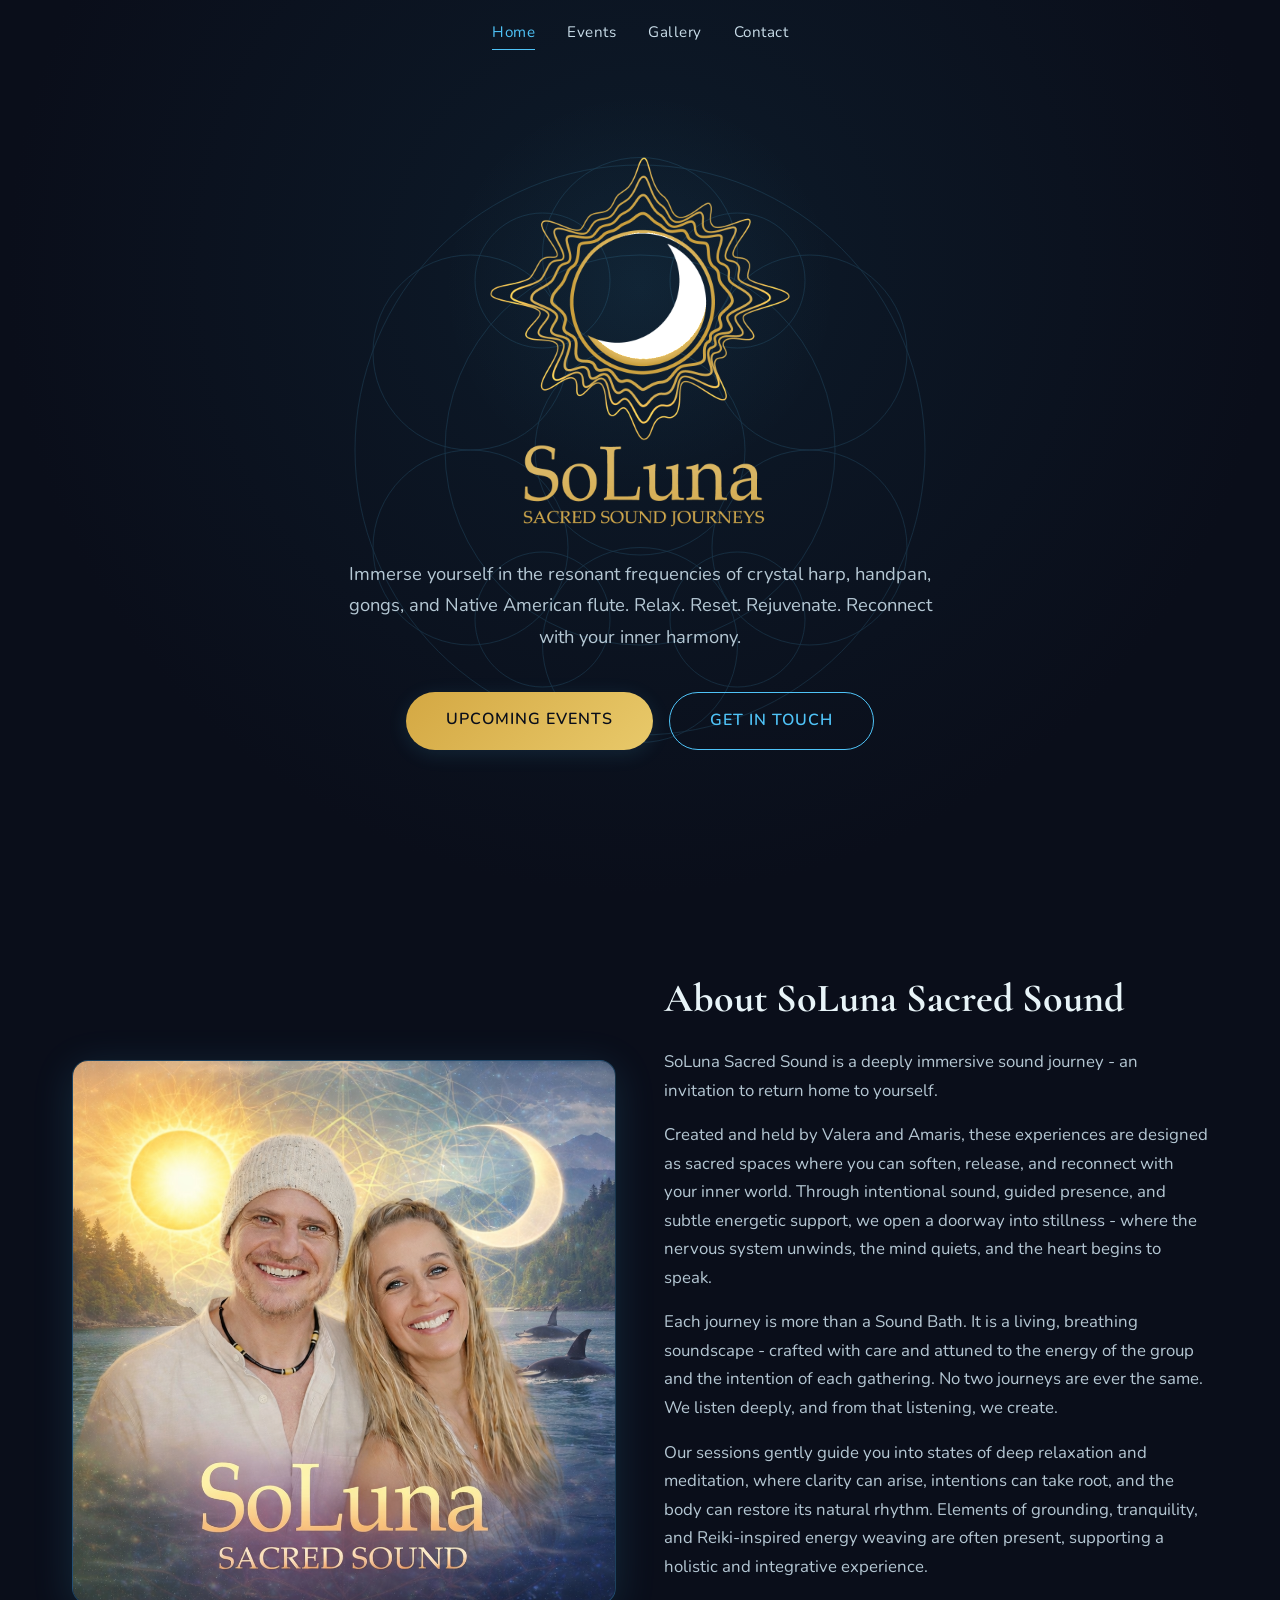
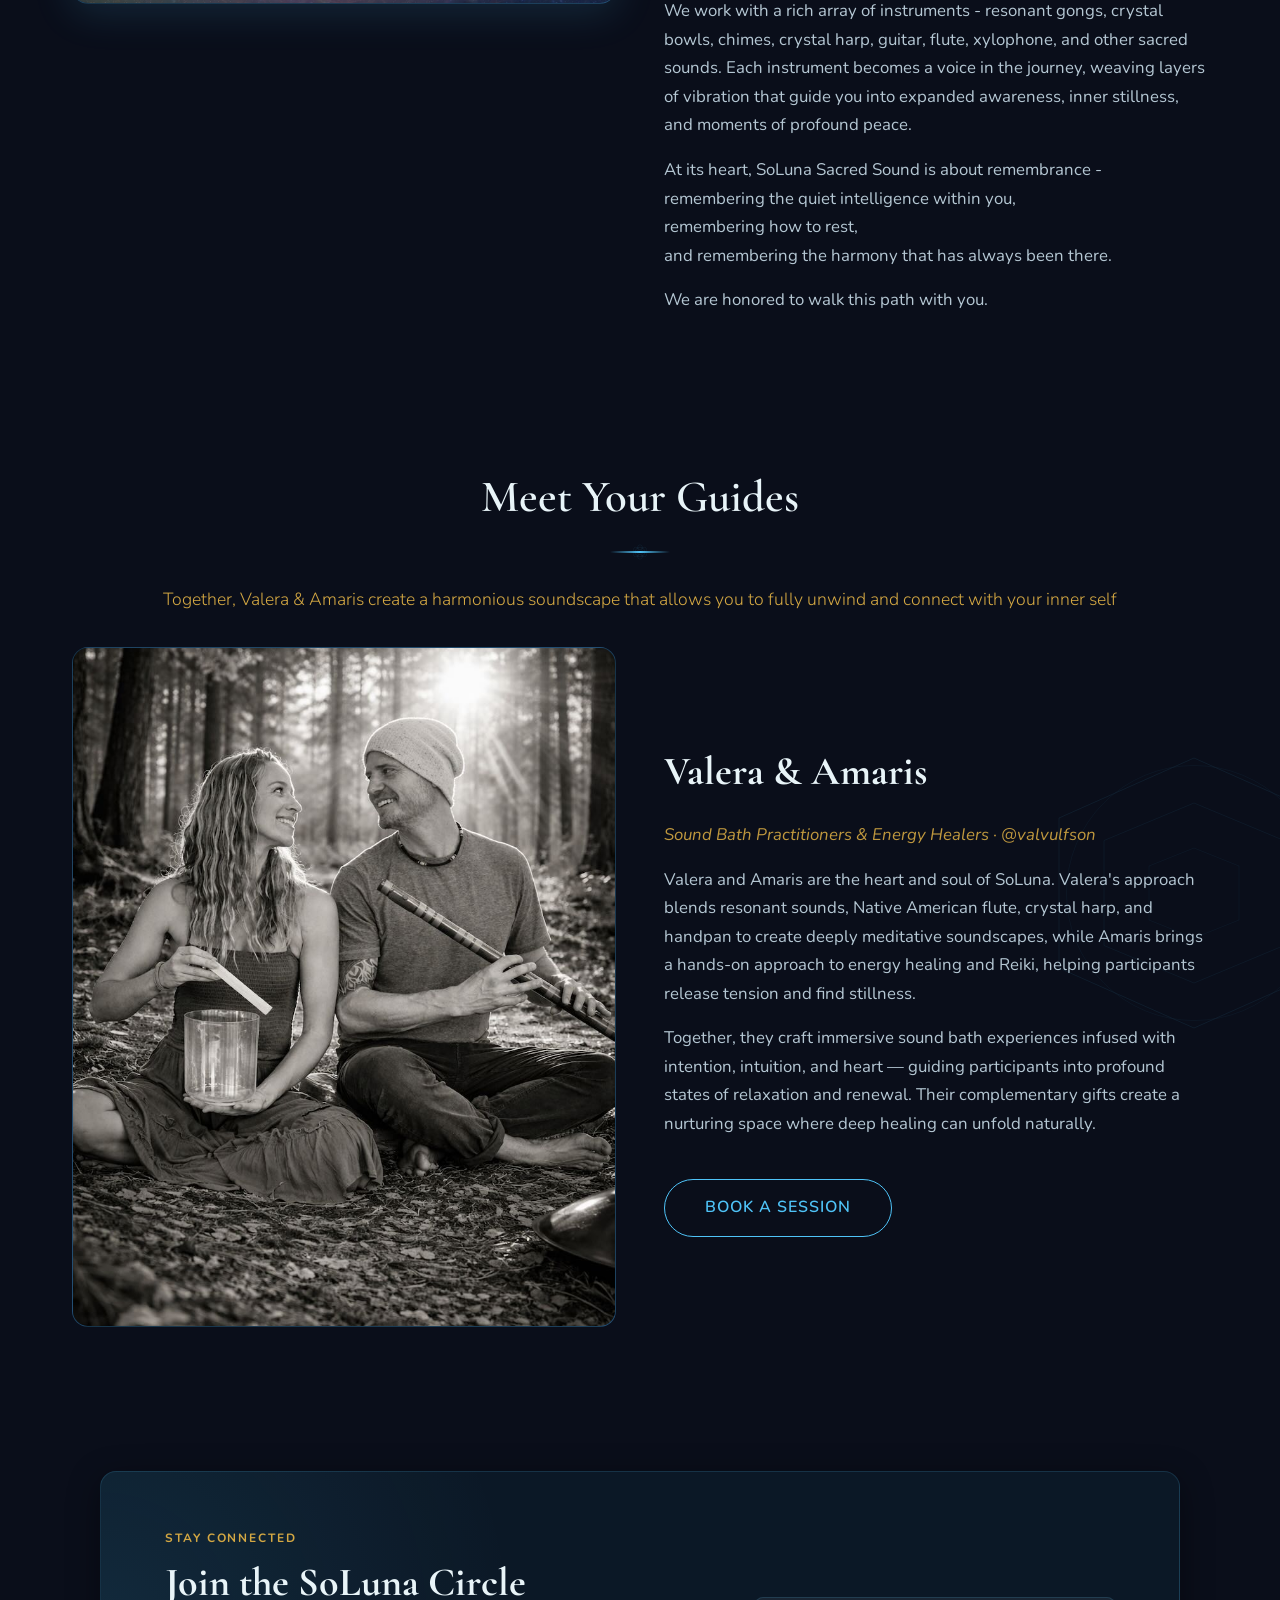
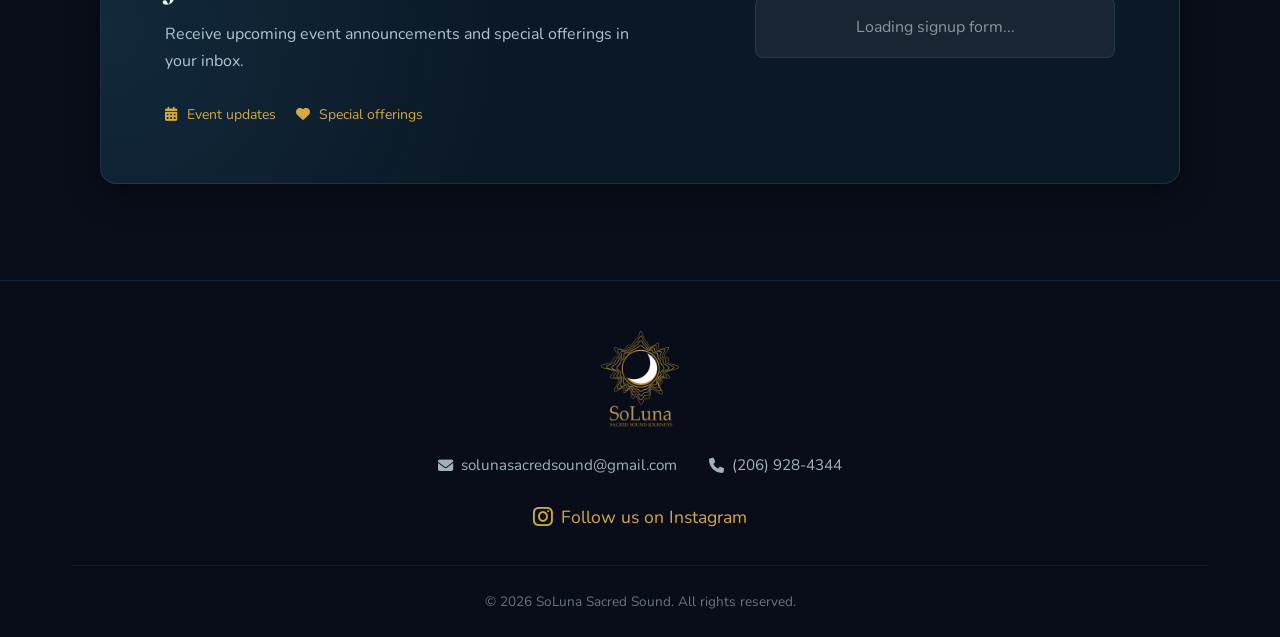
<file: index.html>
<!DOCTYPE html>
<html lang="en">
<head>
  <meta charset="UTF-8">
  <meta name="viewport" content="width=device-width, initial-scale=1.0">
  <title>SoLuna Sacred Sound</title>
  <meta name="description" content="SoLuna Sacred Sound — Immersive sound healing experiences for deep relaxation, stress relief, and inner harmony. Group sessions, private sessions, and events.">
  <link rel="stylesheet" href="css/styles.css?v=7">
  <link rel="stylesheet" href="https://cdnjs.cloudflare.com/ajax/libs/font-awesome/6.5.1/css/all.min.css">
  <link rel="icon" href="data:image/svg+xml,<svg xmlns='http://www.w3.org/2000/svg' viewBox='0 0 100 100'><text y='.9em' font-size='90'>🌙</text></svg>">
  <script>
    (function (s, e, n, d, er) {
      s['Sender'] = er;
      s[er] = s[er] || function () {
        (s[er].q = s[er].q || []).push(arguments)
      }, s[er].l = 1 * new Date();
      s[er].on = function(event, callback) {
        s[er].listeners = s[er].listeners || {};
        (s[er].listeners[event] = s[er].listeners[event] || []).push(callback);
      };
      var a = e.createElement(n),
          m = e.getElementsByTagName(n)[0];
      a.async = 1;
      a.src = d;
      m.parentNode.insertBefore(a, m)
    })(window, document, 'script', 'https://cdn.sender.net/accounts_resources/universal.js', 'sender');
    sender('fd69ce03919505')
  </script>
</head>
<body>

  <div class="starfield"></div>
  <div class="sacred-geometry"></div>

  <!-- Navigation -->
  <nav class="navbar">
    <div class="nav-container">
      
      <button class="nav-toggle" type="button" aria-label="Open navigation" aria-expanded="false">
        <span></span><span></span><span></span>
      </button>
      <div class="nav-links">
        <a href="index.html" class="active" aria-current="page">Home</a>
        <a href="events.html">Events</a>
        <a href="gallery.html">Gallery</a>
        <a href="contact.html">Contact</a>
      </div>
    </div>
  </nav>

  <!-- Hero Section -->
  <section class="hero">
    <div class="hero-content">
      <img src="images/soluna-logo.png" alt="SoLuna Sacred Sound" class="hero-moon">
      <p>Immerse yourself in the resonant frequencies of crystal harp, handpan, gongs, and Native American flute. Relax. Reset. Rejuvenate. Reconnect with your inner harmony.</p>
      <div class="btn-group">
        <a href="events.html" class="btn btn-primary">Upcoming Events</a>
        <a href="contact.html" class="btn btn-outline">Get in Touch</a>
      </div>
    </div>
  </section>

  <!-- About SoLuna -->
  <section class="section">
    <div class="container">
      <div class="about-grid about-grid--poster">
        <div class="about-image about-image--poster"><img src="images/soluna-poster.png" alt="Valera and Amaris - SoLuna Sacred Sound"></div>
        <div class="about-text">
          <h2>About SoLuna Sacred Sound</h2>
          <p>SoLuna Sacred Sound is a deeply immersive sound journey - an invitation to return home to yourself.</p>
          <p>Created and held by Valera and Amaris, these experiences are designed as sacred spaces where you can soften, release, and reconnect with your inner world. Through intentional sound, guided presence, and subtle energetic support, we open a doorway into stillness - where the nervous system unwinds, the mind quiets, and the heart begins to speak.</p>
          <p>Each journey is more than a Sound Bath. It is a living, breathing soundscape - crafted with care and attuned to the energy of the group and the intention of each gathering. No two journeys are ever the same. We listen deeply, and from that listening, we create.</p>
          <p>Our sessions gently guide you into states of deep relaxation and meditation, where clarity can arise, intentions can take root, and the body can restore its natural rhythm. Elements of grounding, tranquility, and Reiki-inspired energy weaving are often present, supporting a holistic and integrative experience.</p>
          <p>We work with a rich array of instruments - resonant gongs, crystal bowls, chimes, crystal harp, guitar, flute, xylophone, and other sacred sounds. Each instrument becomes a voice in the journey, weaving layers of vibration that guide you into expanded awareness, inner stillness, and moments of profound peace.</p>
          <p>At its heart, SoLuna Sacred Sound is about remembrance -<br>
          remembering the quiet intelligence within you,<br>
          remembering how to rest,<br>
          and remembering the harmony that has always been there.</p>
          <p>We are honored to walk this path with you.</p>
        </div>
      </div>
    </div>
  </section>

  <!-- Meet Your Guides -->
  <section class="section">
    <div class="container">
      <h2 class="section-title">Meet Your Guides</h2>
      <div class="gold-line"></div>
      <p class="section-subtitle">Together, Valera &amp; Amaris create a harmonious soundscape that allows you to fully unwind and connect with your inner self</p>

      <div class="about-grid">
        <div class="about-image"><img src="images/valera-amaris.jpg" alt="Valera and Amaris — SoLuna Sacred Sound"></div>
        <div class="about-text">
          <h2>Valera &amp; Amaris</h2>
          <p class="guide-role">Sound Bath Practitioners &amp; Energy Healers · <a href="https://instagram.com/valvulfson" target="_blank" rel="noopener">@valvulfson</a></p>
          <p>Valera and Amaris are the heart and soul of SoLuna. Valera's approach blends resonant sounds, Native American flute, crystal harp, and handpan to create deeply meditative soundscapes, while Amaris brings a hands-on approach to energy healing and Reiki, helping participants release tension and find stillness.</p>
          <p>Together, they craft immersive sound bath experiences infused with intention, intuition, and heart — guiding participants into profound states of relaxation and renewal. Their complementary gifts create a nurturing space where deep healing can unfold naturally.</p>
          <a href="contact.html" class="btn btn-outline section-cta">Book a Session</a>
        </div>
      </div>
    </div>
  </section>

  <!-- Newsletter Section -->
  <section class="section home-newsletter-section" id="join-circle">
    <div class="container">
      <div class="home-newsletter">
        <div class="home-newsletter-copy">
          <span class="contact-eyebrow">Stay connected</span>
          <h2>Join the SoLuna Circle</h2>
          <p>Receive upcoming event announcements and special offerings in your inbox.</p>
          <div class="home-newsletter-benefits">
            <span><i class="fas fa-calendar-alt"></i> Event updates</span>
            <span><i class="fas fa-heart"></i> Special offerings</span>
          </div>
        </div>
        <div class="home-newsletter-form">
          <div class="sender-form-field" data-sender-form-id="bo21KY"></div>
        </div>
      </div>
    </div>
  </section>

  <!-- Footer -->
  <footer class="footer">
    <div class="container">
      <div class="footer-simple">
        <a href="index.html" class="footer-logo"><img src="images/soluna-logo.png" alt="SoLuna Sacred Sound"></a>
        <div class="footer-contact">
          <a href="mailto:solunasacredsound@gmail.com"><i class="fas fa-envelope"></i> solunasacredsound@gmail.com</a>
          <a href="tel:+12069284344"><i class="fas fa-phone"></i> (206) 928-4344</a>
        </div>
        <div class="footer-social">
          <a href="https://instagram.com/soluna_sacred_sound" target="_blank" rel="noopener" aria-label="Instagram"><i class="fab fa-instagram"></i> Follow us on Instagram</a>
        </div>
      </div>
      <div class="footer-bottom">
        <p>&copy; 2026 SoLuna Sacred Sound. All rights reserved.</p>
      </div>
    </div>
  </footer>

  <script src="js/main.js?v=5"></script>
</body>
</html>
</file>
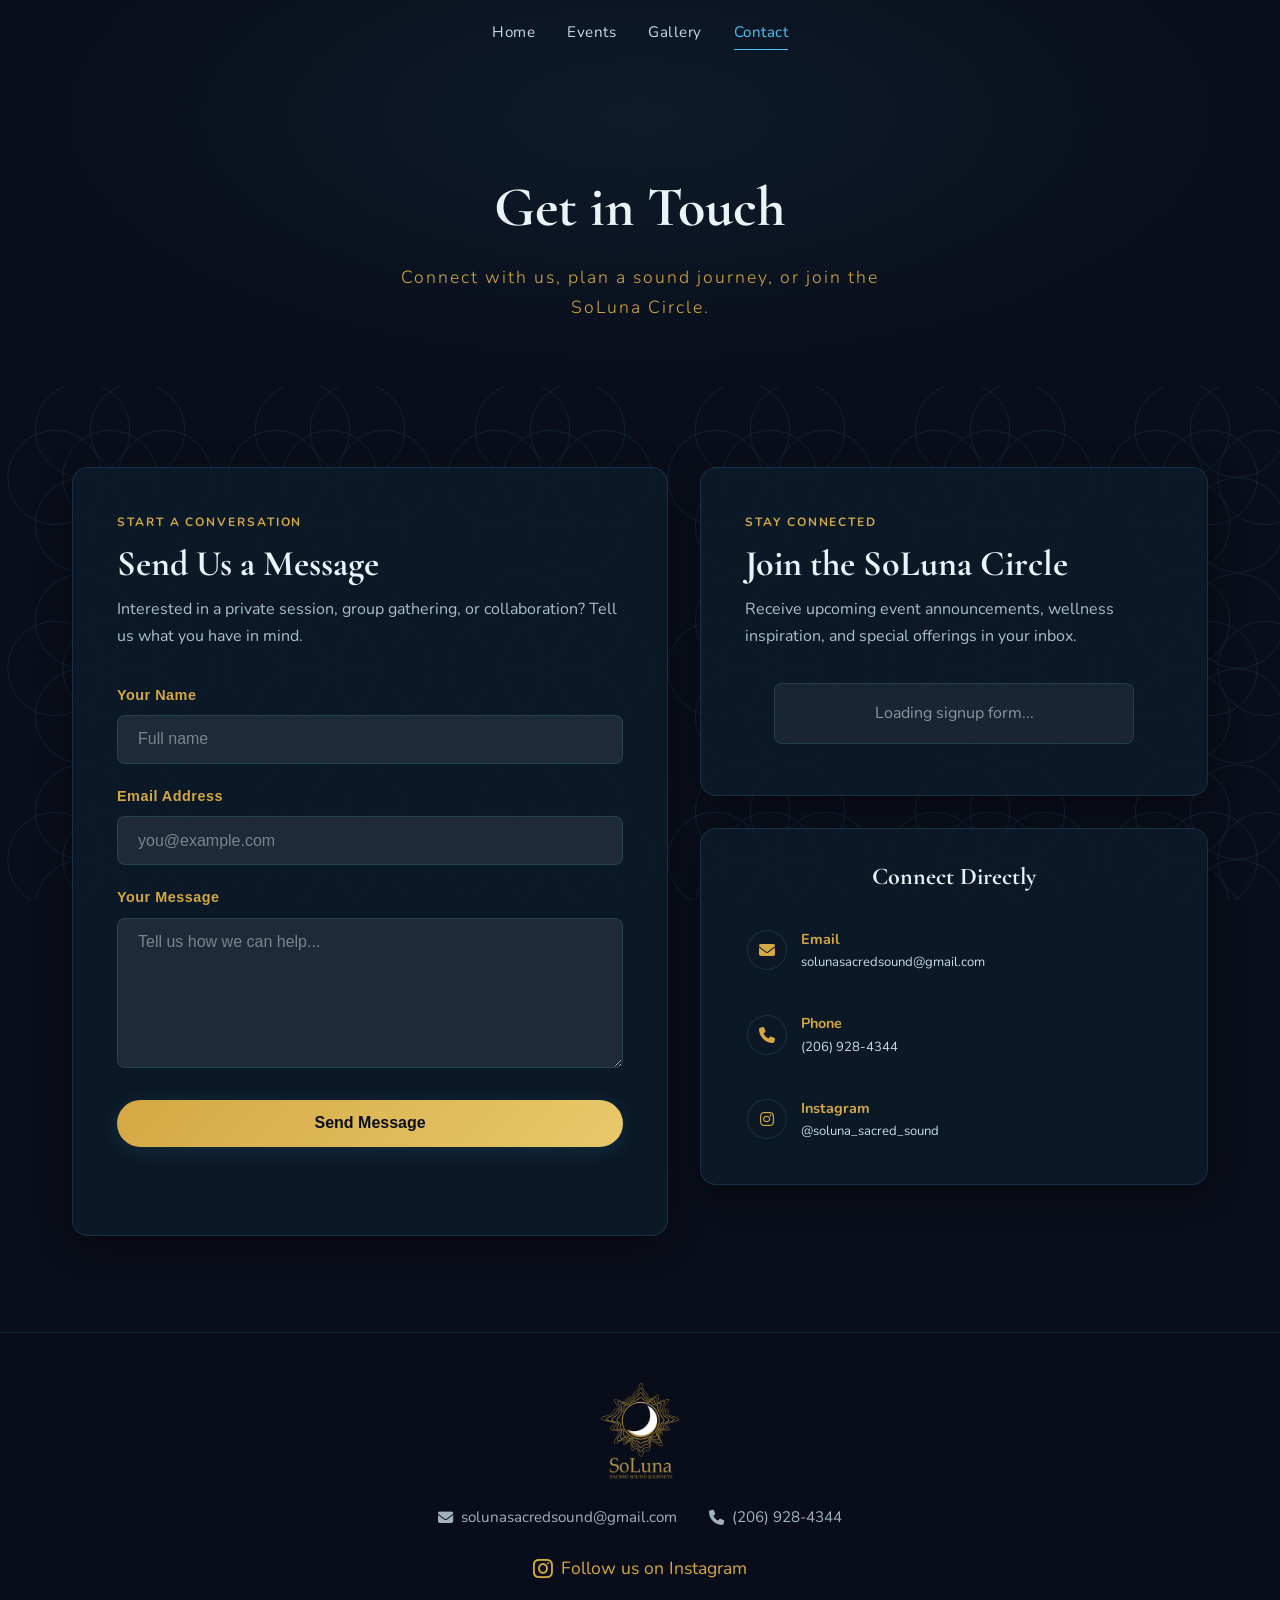
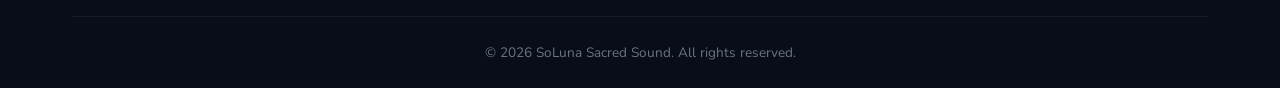
<file: contact.html>
<!DOCTYPE html>
<html lang="en">
<head>
  <meta charset="UTF-8">
  <meta name="viewport" content="width=device-width, initial-scale=1.0">
  <title>Contact — SoLuna Sacred Sound</title>
  <meta name="description" content="Get in touch with SoLuna. Book a session, ask questions, or join our community.">
  <link rel="stylesheet" href="css/styles.css?v=7">
  <link rel="stylesheet" href="https://cdnjs.cloudflare.com/ajax/libs/font-awesome/6.5.1/css/all.min.css">
  <link rel="icon" href="data:image/svg+xml,<svg xmlns='http://www.w3.org/2000/svg' viewBox='0 0 100 100'><text y='.9em' font-size='90'>🌙</text></svg>">
  <script>
    (function (s, e, n, d, er) {
      s['Sender'] = er;
      s[er] = s[er] || function () {
        (s[er].q = s[er].q || []).push(arguments)
      }, s[er].l = 1 * new Date();
      s[er].on = function(event, callback) {
        s[er].listeners = s[er].listeners || {};
        (s[er].listeners[event] = s[er].listeners[event] || []).push(callback);
      };
      var a = e.createElement(n),
          m = e.getElementsByTagName(n)[0];
      a.async = 1;
      a.src = d;
      m.parentNode.insertBefore(a, m)
    })(window, document, 'script', 'https://cdn.sender.net/accounts_resources/universal.js', 'sender');
    sender('fd69ce03919505')
  </script>
</head>
<body>

  <div class="starfield"></div>
  <div class="sacred-geometry"></div>

  <!-- Navigation -->
  <nav class="navbar">
    <div class="nav-container">
      
      <button class="nav-toggle" type="button" aria-label="Open navigation" aria-expanded="false">
        <span></span><span></span><span></span>
      </button>
      <div class="nav-links">
        <a href="index.html">Home</a>
        <a href="events.html">Events</a>
        <a href="gallery.html">Gallery</a>
        <a href="contact.html" class="active" aria-current="page">Contact</a>
      </div>
    </div>
  </nav>

  <!-- Page Header -->
  <section class="page-header contact-page-header">
    <h1>Get in Touch</h1>
    <p>Connect with us, plan a sound journey, or join the SoLuna Circle.</p>
  </section>

  <!-- Contact Section -->
  <section class="section contact-section">
    <div class="container">
      <div class="contact-grid">

        <!-- Contact Form -->
        <div class="contact-card contact-message-card">
          <span class="contact-eyebrow">Start a conversation</span>
          <h2>Send Us a Message</h2>
          <p class="contact-intro">Interested in a private session, group gathering, or collaboration? Tell us what you have in mind.</p>
          <form class="contact-form" action="https://formsubmit.co/solunasacredsound@gmail.com" method="POST">
            <input type="hidden" name="_subject" value="New message from the SoLuna website">
            <input type="hidden" name="_template" value="table">
            <input class="form-honeypot" type="text" name="_honey" tabindex="-1" autocomplete="off" aria-hidden="true" hidden>
            <input type="hidden" name="Submitted At" id="local-time">
            <div class="form-group">
              <label for="name">Your Name</label>
              <input type="text" id="name" name="name" placeholder="Full name" required>
            </div>
            <div class="form-group">
              <label for="email">Email Address</label>
              <input type="email" id="email" name="email" placeholder="you@example.com" required>
            </div>

            <div class="form-group">
              <label for="message">Your Message</label>
              <textarea id="message" name="message" placeholder="Tell us how we can help..." required></textarea>
            </div>
            <button type="submit" class="btn btn-primary contact-submit">Send Message</button>
            <p class="form-status" role="status" aria-live="polite"></p>
          </form>
        </div>

        <div class="contact-sidebar">
          <!-- Newsletter -->
          <div class="contact-card contact-subscribe-card">
            <span class="contact-eyebrow">Stay connected</span>
            <h2>Join the SoLuna Circle</h2>
            <p class="contact-intro">Receive upcoming event announcements, wellness inspiration, and special offerings in your inbox.</p>
            <div class="sender-form-wrap">
              <div class="sender-form-field" data-sender-form-id="bo21KY"></div>
            </div>
          </div>

          <!-- Contact Info -->
          <div class="contact-card contact-details-card">
            <h3>Connect Directly</h3>
            <div class="contact-info">
              <a class="contact-item" href="mailto:solunasacredsound@gmail.com">
                <span class="icon"><i class="fas fa-envelope"></i></span>
                <span>
                  <strong>Email</strong>
                  <small>solunasacredsound@gmail.com</small>
                </span>
              </a>
              <a class="contact-item" href="tel:+12069284344">
                <span class="icon"><i class="fas fa-phone"></i></span>
                <span>
                  <strong>Phone</strong>
                  <small>(206) 928-4344</small>
                </span>
              </a>
              <a class="contact-item" href="https://instagram.com/soluna_sacred_sound" target="_blank" rel="noopener">
                <span class="icon"><i class="fab fa-instagram"></i></span>
                <span>
                  <strong>Instagram</strong>
                  <small>@soluna_sacred_sound</small>
                </span>
              </a>
            </div>
          </div>
        </div>

      </div>
    </div>
  </section>

  <!-- Footer -->
  <footer class="footer">
    <div class="container">
      <div class="footer-simple">
        <a href="index.html" class="footer-logo"><img src="images/soluna-logo.png" alt="SoLuna Sacred Sound"></a>
        <div class="footer-contact">
          <a href="mailto:solunasacredsound@gmail.com"><i class="fas fa-envelope"></i> solunasacredsound@gmail.com</a>
          <a href="tel:+12069284344"><i class="fas fa-phone"></i> (206) 928-4344</a>
        </div>
        <div class="footer-social">
          <a href="https://instagram.com/soluna_sacred_sound" target="_blank" rel="noopener" aria-label="Instagram"><i class="fab fa-instagram"></i> Follow us on Instagram</a>
        </div>
      </div>
      <div class="footer-bottom">
        <p>&copy; 2026 SoLuna Sacred Sound. All rights reserved.</p>
      </div>
    </div>
  </footer>

  <script src="js/main.js?v=5"></script>
</body>
</html>
</file>
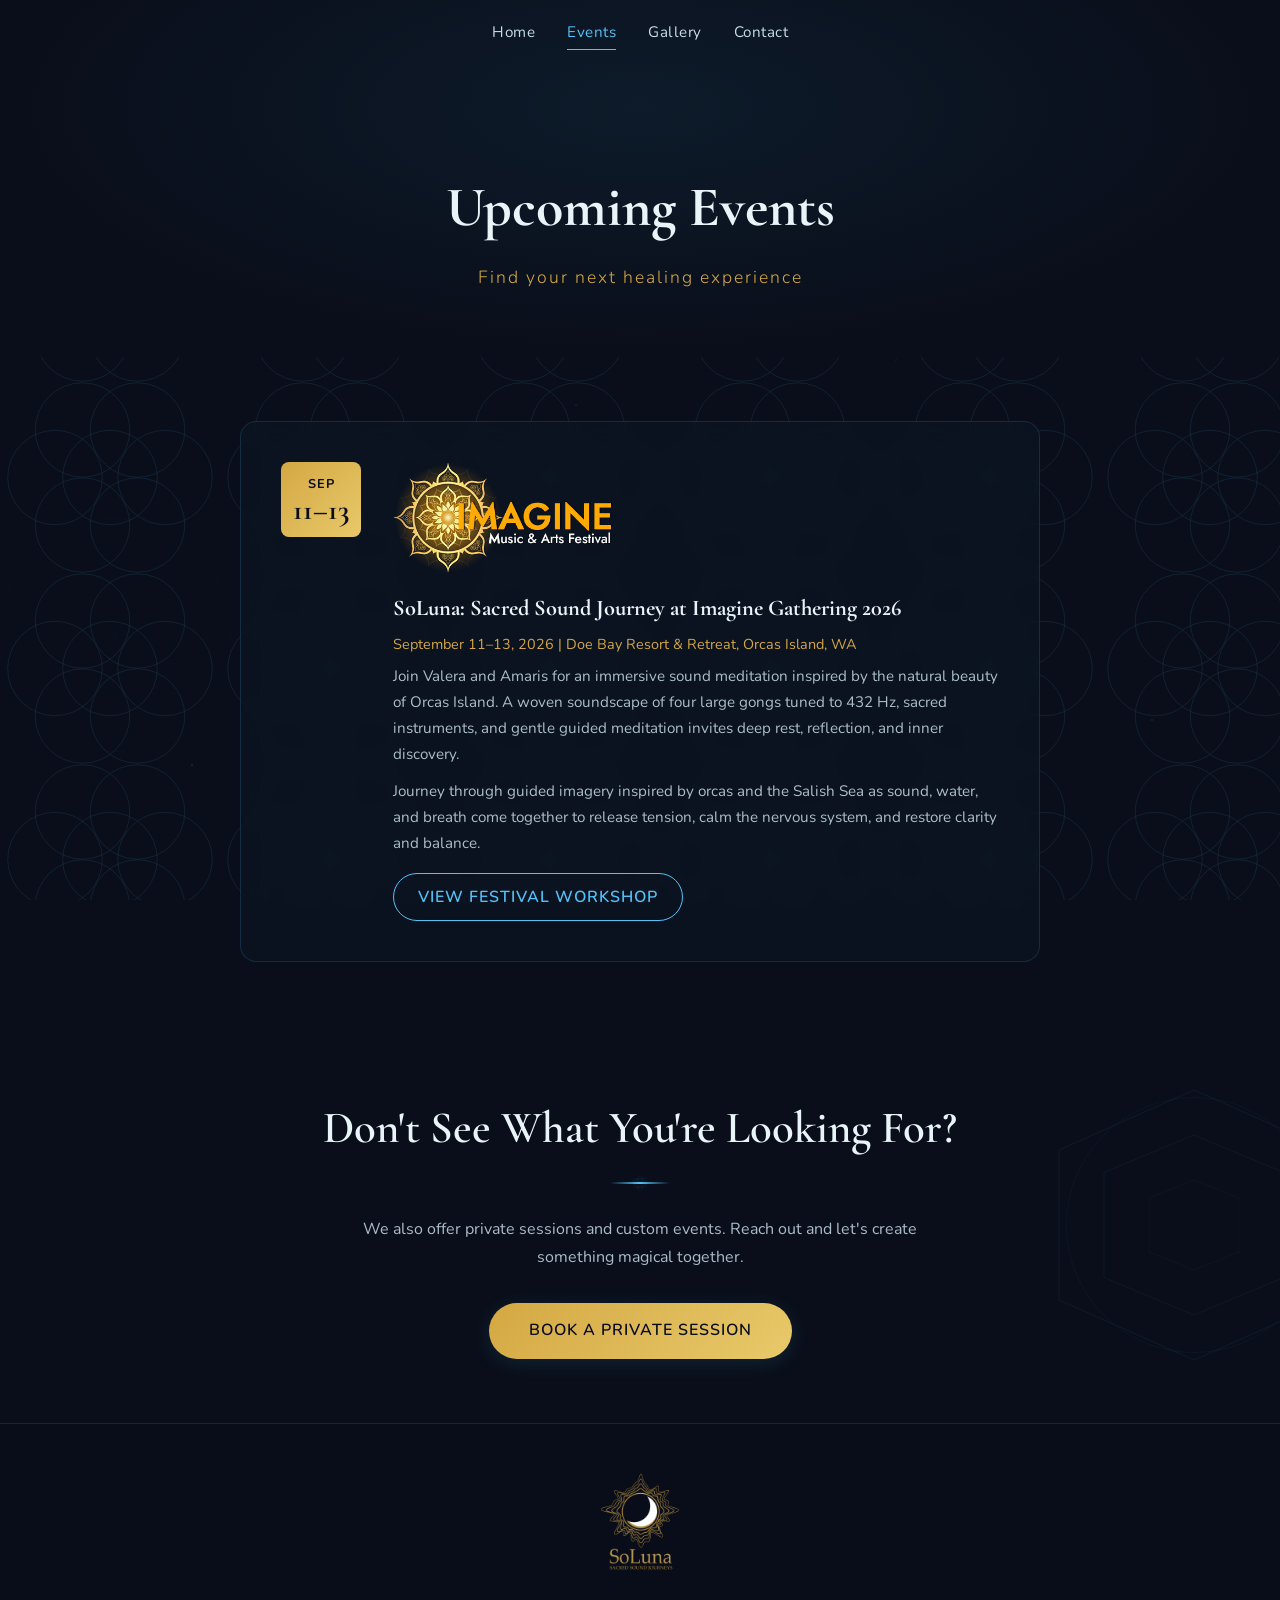
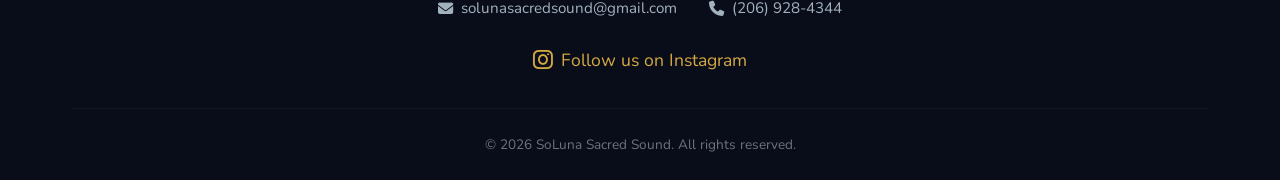
<file: events.html>
<!DOCTYPE html>
<html lang="en">
<head>
  <meta charset="UTF-8">
  <meta name="viewport" content="width=device-width, initial-scale=1.0">
  <title>Events — SoLuna Sacred Sound</title>
  <meta name="description" content="View upcoming SoLuna sound bath events, moon ceremonies, workshops, and community gatherings.">
  <link rel="stylesheet" href="css/styles.css?v=7">
  <link rel="stylesheet" href="https://cdnjs.cloudflare.com/ajax/libs/font-awesome/6.5.1/css/all.min.css">
  <link rel="icon" href="data:image/svg+xml,<svg xmlns='http://www.w3.org/2000/svg' viewBox='0 0 100 100'><text y='.9em' font-size='90'>🌙</text></svg>">
  <script>
    (function (s, e, n, d, er) {
      s['Sender'] = er;
      s[er] = s[er] || function () {
        (s[er].q = s[er].q || []).push(arguments)
      }, s[er].l = 1 * new Date();
      s[er].on = function(event, callback) {
        s[er].listeners = s[er].listeners || {};
        (s[er].listeners[event] = s[er].listeners[event] || []).push(callback);
      };
      var a = e.createElement(n),
          m = e.getElementsByTagName(n)[0];
      a.async = 1;
      a.src = d;
      m.parentNode.insertBefore(a, m)
    })(window, document, 'script', 'https://cdn.sender.net/accounts_resources/universal.js', 'sender');
    sender('fd69ce03919505')
  </script>
</head>
<body>

  <div class="starfield"></div>
  <div class="sacred-geometry"></div>

  <!-- Navigation -->
  <nav class="navbar">
    <div class="nav-container">
      
      <button class="nav-toggle" type="button" aria-label="Open navigation" aria-expanded="false">
        <span></span><span></span><span></span>
      </button>
      <div class="nav-links">
        <a href="index.html">Home</a>
        <a href="events.html" class="active" aria-current="page">Events</a>
        <a href="gallery.html">Gallery</a>
        <a href="contact.html">Contact</a>
      </div>
    </div>
  </nav>

  <!-- Page Header -->
  <section class="page-header">
    <h1>Upcoming Events</h1>
    <p>Find your next healing experience</p>
  </section>

  <!-- Events List -->
  <section class="section">
    <div class="container">
      <div class="events-list" data-events-list>
        <p class="events-message">Loading upcoming events...</p>
        <noscript>
          <p class="events-message error">JavaScript is required to display upcoming events.</p>
        </noscript>
      </div>
    </div>
  </section>

  <!-- Private Booking CTA -->
  <section class="section">
    <div class="container private-booking">
      <h2 class="section-title">Don't See What You're Looking For?</h2>
      <div class="gold-line"></div>
      <p>We also offer private sessions and custom events. Reach out and let's create something magical together.</p>
      <a href="contact.html" class="btn btn-primary">Book a Private Session</a>
    </div>
  </section>

  <!-- Footer -->
  <footer class="footer">
    <div class="container">
      <div class="footer-simple">
        <a href="index.html" class="footer-logo"><img src="images/soluna-logo.png" alt="SoLuna Sacred Sound"></a>
        <div class="footer-contact">
          <a href="mailto:solunasacredsound@gmail.com"><i class="fas fa-envelope"></i> solunasacredsound@gmail.com</a>
          <a href="tel:+12069284344"><i class="fas fa-phone"></i> (206) 928-4344</a>
        </div>
        <div class="footer-social">
          <a href="https://instagram.com/soluna_sacred_sound" target="_blank" rel="noopener" aria-label="Instagram"><i class="fab fa-instagram"></i> Follow us on Instagram</a>
        </div>
      </div>
      <div class="footer-bottom">
        <p>&copy; 2026 SoLuna Sacred Sound. All rights reserved.</p>
      </div>
    </div>
  </footer>

  <script src="js/events.js?v=2"></script>
  <script src="js/main.js?v=5"></script>
</body>
</html>
</file>
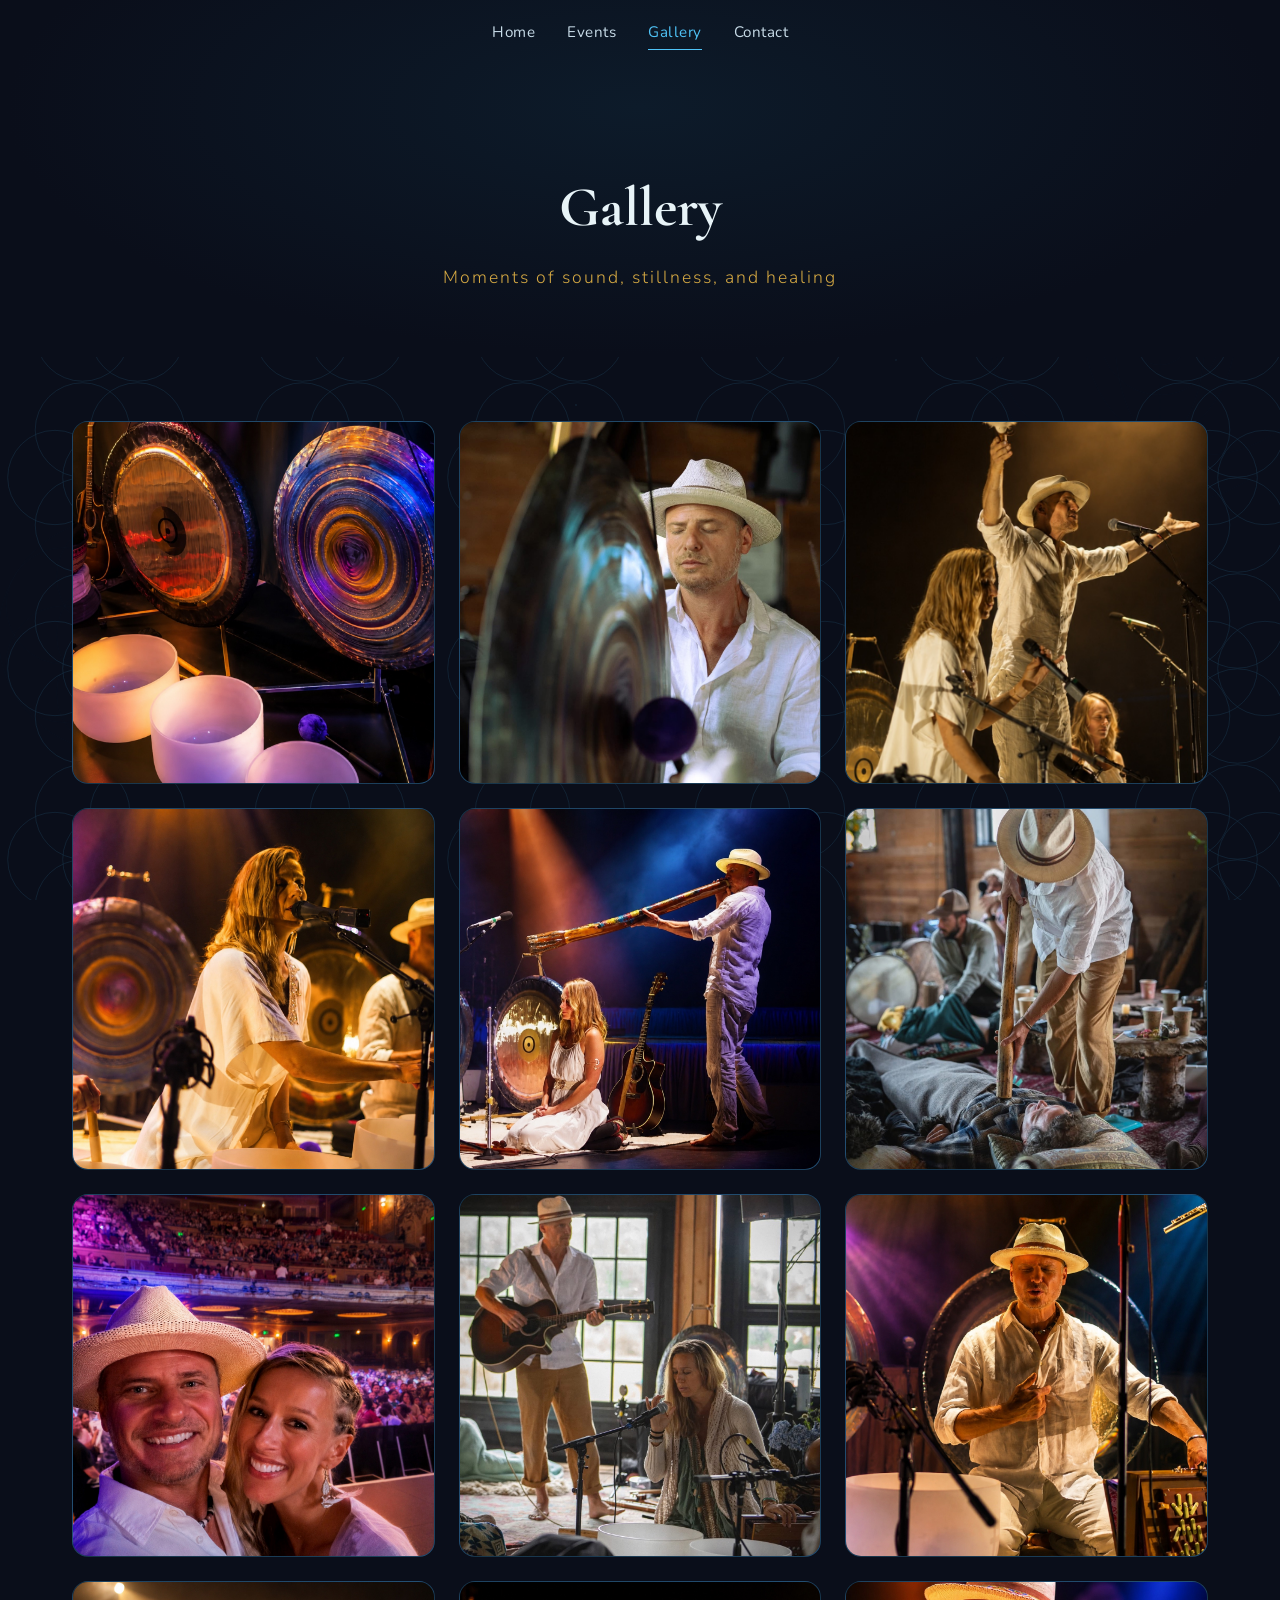
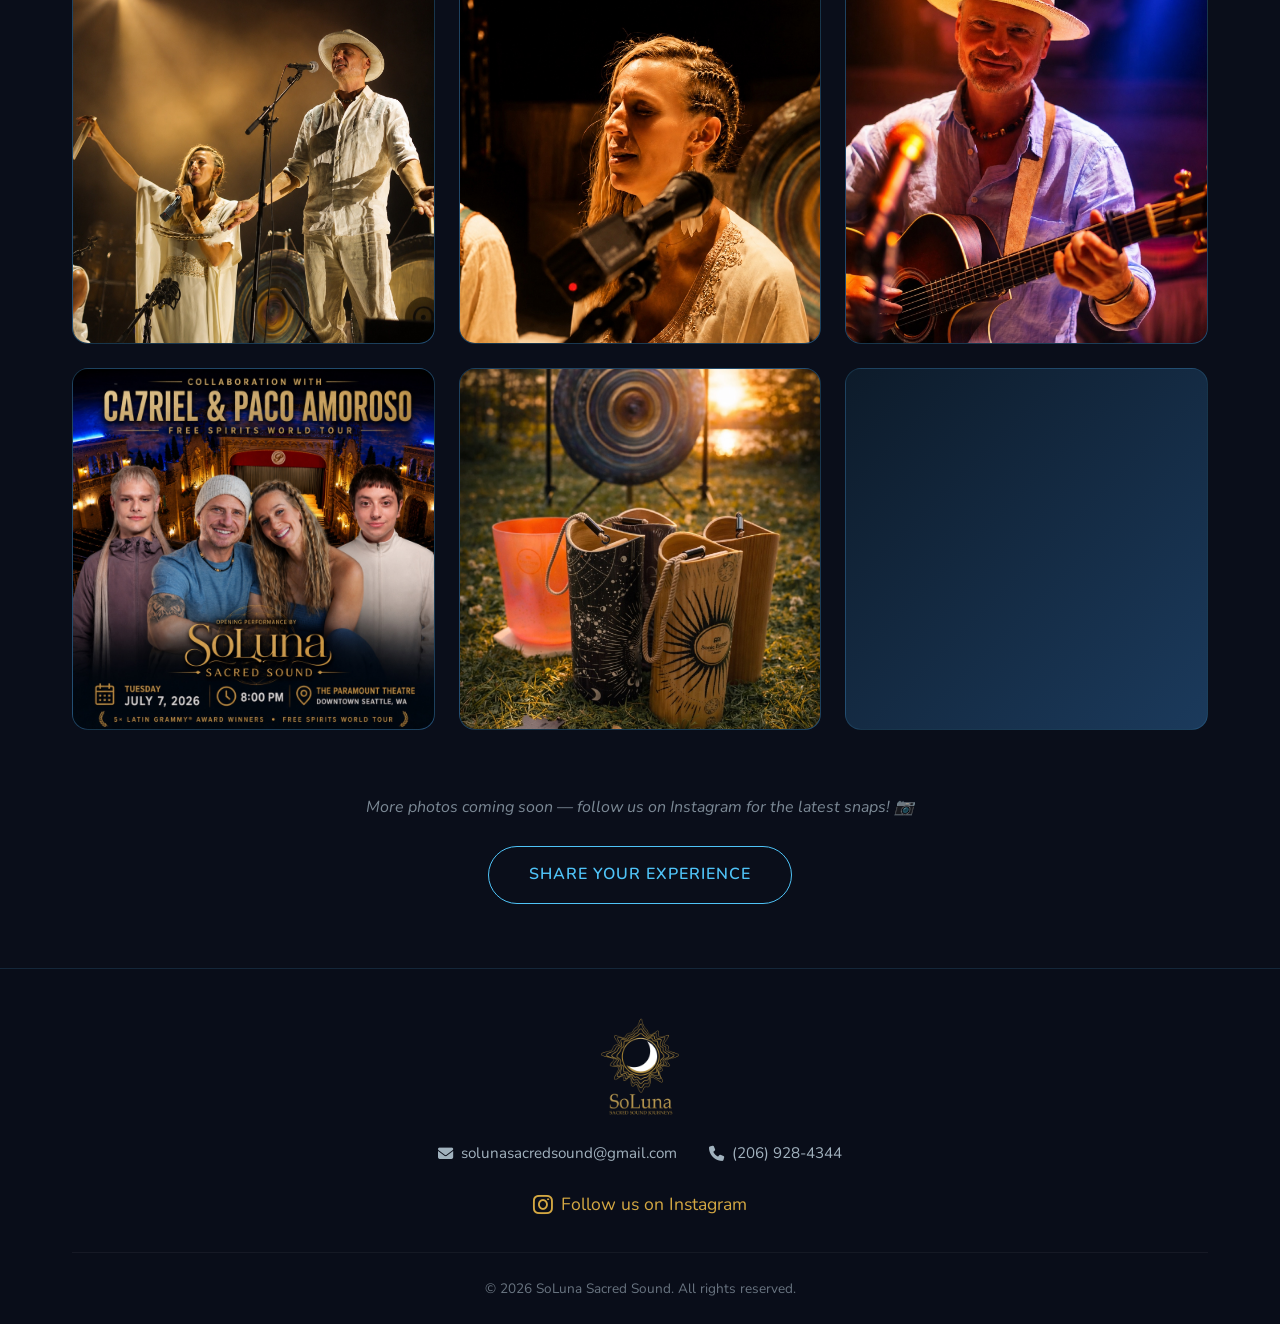
<file: gallery.html>
<!DOCTYPE html>
<html lang="en">
<head>
  <meta charset="UTF-8">
  <meta name="viewport" content="width=device-width, initial-scale=1.0">
  <title>Gallery — SoLuna Sacred Sound</title>
  <meta name="description" content="Explore photos from SoLuna sound bath sessions, moon ceremonies, and community events.">
  <link rel="stylesheet" href="css/styles.css?v=7">
  <link rel="stylesheet" href="https://cdnjs.cloudflare.com/ajax/libs/font-awesome/6.5.1/css/all.min.css">
  <link rel="icon" href="data:image/svg+xml,<svg xmlns='http://www.w3.org/2000/svg' viewBox='0 0 100 100'><text y='.9em' font-size='90'>🌙</text></svg>">
  <script>
    (function (s, e, n, d, er) {
      s['Sender'] = er;
      s[er] = s[er] || function () {
        (s[er].q = s[er].q || []).push(arguments)
      }, s[er].l = 1 * new Date();
      s[er].on = function(event, callback) {
        s[er].listeners = s[er].listeners || {};
        (s[er].listeners[event] = s[er].listeners[event] || []).push(callback);
      };
      var a = e.createElement(n),
          m = e.getElementsByTagName(n)[0];
      a.async = 1;
      a.src = d;
      m.parentNode.insertBefore(a, m)
    })(window, document, 'script', 'https://cdn.sender.net/accounts_resources/universal.js', 'sender');
    sender('fd69ce03919505')
  </script>
</head>
<body>

  <div class="starfield"></div>
  <div class="sacred-geometry"></div>

  <!-- Navigation -->
  <nav class="navbar">
    <div class="nav-container">
      
      <button class="nav-toggle" type="button" aria-label="Open navigation" aria-expanded="false">
        <span></span><span></span><span></span>
      </button>
      <div class="nav-links">
        <a href="index.html">Home</a>
        <a href="events.html">Events</a>
        <a href="gallery.html" class="active" aria-current="page">Gallery</a>
        <a href="contact.html">Contact</a>
      </div>
    </div>
  </nav>

  <!-- Page Header -->
  <section class="page-header">
    <h1>Gallery</h1>
    <p>Moments of sound, stillness, and healing</p>
  </section>

  <!-- Gallery Grid -->
  <section class="section">
    <div class="container">
      <div class="gallery-grid">

        <div class="gallery-item">
          <img src="images/gallery-01.jpg" alt="SoLuna Sacred Sound gallery moment 1" loading="lazy" decoding="async">
          <div class="overlay">SoLuna Sacred Sound</div>
        </div>

        <div class="gallery-item">
          <img src="images/gallery-02.jpg" alt="SoLuna Sacred Sound gallery moment 2" loading="lazy" decoding="async">
          <div class="overlay">SoLuna Sacred Sound</div>
        </div>

        <div class="gallery-item">
          <img src="images/gallery-03.jpg" alt="SoLuna Sacred Sound gallery moment 3" loading="lazy" decoding="async">
          <div class="overlay">SoLuna Sacred Sound</div>
        </div>

        <div class="gallery-item">
          <img src="images/gallery-04.jpg" alt="SoLuna Sacred Sound gallery moment 4" loading="lazy" decoding="async">
          <div class="overlay">SoLuna Sacred Sound</div>
        </div>

        <div class="gallery-item">
          <img src="images/gallery-05.jpg" alt="SoLuna Sacred Sound gallery moment 5" loading="lazy" decoding="async">
          <div class="overlay">SoLuna Sacred Sound</div>
        </div>

        <div class="gallery-item">
          <img src="images/gallery-06.jpg" alt="SoLuna Sacred Sound gallery moment 6" loading="lazy" decoding="async">
          <div class="overlay">SoLuna Sacred Sound</div>
        </div>

        <div class="gallery-item">
          <img src="images/gallery-07.jpg" alt="SoLuna Sacred Sound gallery moment 7" loading="lazy" decoding="async">
          <div class="overlay">SoLuna Sacred Sound</div>
        </div>

        <div class="gallery-item">
          <img src="images/gallery-08.jpg" alt="SoLuna Sacred Sound gallery moment 8" loading="lazy" decoding="async">
          <div class="overlay">SoLuna Sacred Sound</div>
        </div>

        <div class="gallery-item">
          <img src="images/gallery-09.jpg" alt="SoLuna Sacred Sound gallery moment 9" loading="lazy" decoding="async">
          <div class="overlay">SoLuna Sacred Sound</div>
        </div>

        <div class="gallery-item">
          <img src="images/gallery-10.jpg" alt="SoLuna Sacred Sound gallery moment 10" loading="lazy" decoding="async">
          <div class="overlay">SoLuna Sacred Sound</div>
        </div>

        <div class="gallery-item">
          <img src="images/gallery-11.jpg" alt="SoLuna Sacred Sound gallery moment 11" loading="lazy" decoding="async">
          <div class="overlay">SoLuna Sacred Sound</div>
        </div>

        <div class="gallery-item">
          <img src="images/gallery-12.jpg" alt="SoLuna Sacred Sound gallery moment 12" loading="lazy" decoding="async">
          <div class="overlay">SoLuna Sacred Sound</div>
        </div>

        <div class="gallery-item">
          <img src="images/gallery-13.jpg" alt="SoLuna Sacred Sound gallery moment 13" loading="lazy" decoding="async">
          <div class="overlay">SoLuna Sacred Sound</div>
        </div>

        <div class="gallery-item">
          <img src="images/gallery-14.jpg" alt="SoLuna Sacred Sound gallery moment 14" loading="lazy" decoding="async">
          <div class="overlay">SoLuna Sacred Sound</div>
        </div>

        <div class="gallery-item">
          <img src="images/gallery-15.jpg" alt="SoLuna Sacred Sound gallery moment 15" loading="lazy" decoding="async">
          <div class="overlay">SoLuna Sacred Sound</div>
        </div>

      </div>
    </div>
  </section>

  <!-- Lightbox -->
  <div class="lightbox">
    <button class="lightbox-close" aria-label="Close gallery image">&times;</button>
    <button class="lightbox-nav lightbox-prev" aria-label="Previous gallery image">&#10094;</button>
    <img class="lightbox-content" alt="">
    <button class="lightbox-nav lightbox-next" aria-label="Next gallery image">&#10095;</button>
  </div>

  <!-- Note -->
  <section class="section gallery-cta-section">
    <div class="container gallery-cta">
      <p>More photos coming soon — follow us on Instagram for the latest snaps! 📷</p>
      <a href="contact.html" class="btn btn-outline section-cta">Share Your Experience</a>
    </div>
  </section>

  <!-- Footer -->
  <footer class="footer">
    <div class="container">
      <div class="footer-simple">
        <a href="index.html" class="footer-logo"><img src="images/soluna-logo.png" alt="SoLuna Sacred Sound"></a>
        <div class="footer-contact">
          <a href="mailto:solunasacredsound@gmail.com"><i class="fas fa-envelope"></i> solunasacredsound@gmail.com</a>
          <a href="tel:+12069284344"><i class="fas fa-phone"></i> (206) 928-4344</a>
        </div>
        <div class="footer-social">
          <a href="https://instagram.com/soluna_sacred_sound" target="_blank" rel="noopener" aria-label="Instagram"><i class="fab fa-instagram"></i> Follow us on Instagram</a>
        </div>
      </div>
      <div class="footer-bottom">
        <p>&copy; 2026 SoLuna Sacred Sound. All rights reserved.</p>
      </div>
    </div>
  </footer>

  <script src="js/main.js?v=5"></script>
</body>
</html>
</file>
<file: css/styles.css>
/* ============================================
   SoLuna Sacred Sound — Celestial Theme
   ============================================ */

/* --- Google Fonts Import --- */
@import url('https://fonts.googleapis.com/css2?family=Cormorant+Garamond:ital,wght@0,400;0,600;0,700;1,400&family=Nunito:wght@300;400;600;700&display=swap');

/* --- CSS Variables --- */
:root {
  --deep-indigo: #0a0e1a;
  --rich-purple: #0d1b2a;
  --mystic-violet: #1b3a5c;
  --gold: #d4a843;
  --gold-light: #e8c96a;
  --soft-white: #e8f4f8;
  --warm-cream: #fdf6e3;
  --text-light: #c8dce8;
  --text-dark: #1a2a3d;
  --cyan-glow: #4fc3f7;
  --teal: #2d8eb4;
  --teal-deep: #1b4965;
  --glass-bg: rgba(13, 27, 42, 0.4);
  --glass-border: rgba(79, 195, 247, 0.15);
  --shadow: 0 8px 32px rgba(0, 0, 0, 0.4);
  --shadow-gold: 0 4px 20px rgba(79, 195, 247, 0.12);
  --radius: 16px;
  --radius-sm: 8px;
  --transition: 0.3s ease;
  --font-heading: 'Cormorant Garamond', Georgia, serif;
  --font-body: 'Nunito', 'Segoe UI', sans-serif;
}

/* --- Reset & Base --- */
*, *::before, *::after {
  margin: 0;
  padding: 0;
  box-sizing: border-box;
}

html {
  scroll-behavior: smooth;
  font-size: 16px;
}

body {
  font-family: var(--font-body);
  color: var(--text-light);
  background: var(--deep-indigo);
  line-height: 1.7;
  overflow-x: hidden;
}

a {
  text-decoration: none;
  color: var(--gold);
  transition: color var(--transition);
}

a:hover {
  color: var(--gold-light);
}

img {
  max-width: 100%;
  height: auto;
  display: block;
}

ul {
  list-style: none;
}

/* --- Utility Classes --- */
.container {
  max-width: 1200px;
  margin: 0 auto;
  padding: 0 2rem;
}

.section {
  padding: 4rem 0;
  position: relative;
  overflow: hidden;
}

.section-title {
  font-family: var(--font-heading);
  font-size: 2.8rem;
  font-weight: 600;
  text-align: center;
  margin-bottom: 1rem;
  color: var(--soft-white);
}

.section-subtitle {
  text-align: center;
  color: var(--gold);
  font-size: 1.1rem;
  margin-bottom: 2rem;
  font-weight: 300;
}

.gold-line {
  width: 60px;
  height: 2px;
  background: linear-gradient(90deg, transparent, var(--cyan-glow), transparent);
  margin: 1rem auto 2rem;
  position: relative;
}

/* Tiny sacred geometry dot at center of divider lines */
.gold-line::before {
  content: '';
  position: absolute;
  top: 50%;
  left: 50%;
  transform: translate(-50%, -50%);
  width: 24px;
  height: 24px;
  opacity: 0.25;
  background-image: url("data:image/svg+xml,%3Csvg xmlns='http://www.w3.org/2000/svg' viewBox='0 0 40 40'%3E%3Ccircle cx='20' cy='20' r='8' fill='none' stroke='%234fc3f7' stroke-width='0.5'/%3E%3Ccircle cx='20' cy='12' r='4' fill='none' stroke='%234fc3f7' stroke-width='0.4'/%3E%3Ccircle cx='20' cy='28' r='4' fill='none' stroke='%234fc3f7' stroke-width='0.4'/%3E%3Ccircle cx='13' cy='16' r='4' fill='none' stroke='%234fc3f7' stroke-width='0.4'/%3E%3Ccircle cx='27' cy='16' r='4' fill='none' stroke='%234fc3f7' stroke-width='0.4'/%3E%3Ccircle cx='13' cy='24' r='4' fill='none' stroke='%234fc3f7' stroke-width='0.4'/%3E%3Ccircle cx='27' cy='24' r='4' fill='none' stroke='%234fc3f7' stroke-width='0.4'/%3E%3C/svg%3E");
  background-size: contain;
  background-repeat: no-repeat;
}

/* Alternating sections get a faint geometry watermark */
.section:nth-child(even)::before {
  content: '';
  position: absolute;
  top: 50%;
  right: -5%;
  transform: translateY(-50%);
  width: 300px;
  height: 300px;
  pointer-events: none;
  opacity: 0.1;
  background-image: url("data:image/svg+xml,%3Csvg xmlns='http://www.w3.org/2000/svg' viewBox='0 0 200 200'%3E%3Cpolygon points='100,10 190,50 190,150 100,190 10,150 10,50' fill='none' stroke='%234fc3f7' stroke-width='0.5'/%3E%3Cpolygon points='100,40 160,65 160,135 100,160 40,135 40,65' fill='none' stroke='%234fc3f7' stroke-width='0.4'/%3E%3Cpolygon points='100,70 130,82 130,118 100,130 70,118 70,82' fill='none' stroke='%234fc3f7' stroke-width='0.3'/%3E%3Ccircle cx='100' cy='100' r='85' fill='none' stroke='%234fc3f7' stroke-width='0.3'/%3E%3C/svg%3E");
  background-size: contain;
  background-repeat: no-repeat;
}

/* --- Starfield & Sacred Geometry Background --- */
.starfield {
  position: fixed;
  top: 0;
  left: 0;
  width: 100%;
  height: 100%;
  pointer-events: none;
  z-index: 0;
  background:
    radial-gradient(1px 1px at 10% 20%, rgba(79,195,247,0.3), transparent),
    radial-gradient(1px 1px at 30% 60%, rgba(79,195,247,0.2), transparent),
    radial-gradient(1.5px 1.5px at 50% 10%, rgba(79,195,247,0.4), transparent),
    radial-gradient(1px 1px at 70% 40%, rgba(79,195,247,0.2), transparent),
    radial-gradient(1px 1px at 90% 80%, rgba(79,195,247,0.3), transparent),
    radial-gradient(1.5px 1.5px at 15% 85%, rgba(212,168,67,0.2), transparent),
    radial-gradient(1px 1px at 55% 75%, rgba(79,195,247,0.3), transparent),
    radial-gradient(1px 1px at 80% 15%, rgba(212,168,67,0.15), transparent),
    radial-gradient(1.5px 1.5px at 45% 45%, rgba(79,195,247,0.15), transparent),
    radial-gradient(1px 1px at 25% 35%, rgba(79,195,247,0.2), transparent);
}

/* Sacred Geometry SVG overlay — Flower of Life pattern (subtle tiled) */
.sacred-geometry {
  position: fixed;
  top: 0;
  left: 0;
  width: 100%;
  height: 100%;
  pointer-events: none;
  z-index: 0;
  opacity: 0.2;
  background-image: url("data:image/svg+xml,%3Csvg xmlns='http://www.w3.org/2000/svg' width='200' height='174'%3E%3Cdefs%3E%3Cstyle%3Ecircle%7Bfill:none;stroke:%234fc3f7;stroke-width:0.5%7D%3C/style%3E%3C/defs%3E%3Ccircle cx='50' cy='87' r='43'/%3E%3Ccircle cx='100' cy='87' r='43'/%3E%3Ccircle cx='150' cy='87' r='43'/%3E%3Ccircle cx='75' cy='43.7' r='43'/%3E%3Ccircle cx='125' cy='43.7' r='43'/%3E%3Ccircle cx='75' cy='130.3' r='43'/%3E%3Ccircle cx='125' cy='130.3' r='43'/%3E%3C/svg%3E");
  background-size: 220px 191px;
}

/* Floating sacred geometry accents — positioned subtly around the viewport */
.sacred-geometry::before {
  content: '';
  position: fixed;
  top: 15%;
  right: -80px;
  width: 400px;
  height: 400px;
  pointer-events: none;
  opacity: 0.15;
  /* Vesica Piscis — two overlapping circles with connecting arcs */
  background-image: url("data:image/svg+xml,%3Csvg xmlns='http://www.w3.org/2000/svg' viewBox='0 0 400 400'%3E%3Cdefs%3E%3Cstyle%3Ecircle,ellipse,line%7Bfill:none;stroke:%234fc3f7;stroke-width:0.5%7D%3C/style%3E%3C/defs%3E%3Ccircle cx='155' cy='200' r='120'/%3E%3Ccircle cx='245' cy='200' r='120'/%3E%3Ccircle cx='200' cy='200' r='170'/%3E%3Cellipse cx='200' cy='200' rx='45' ry='104'/%3E%3Cline x1='200' y1='80' x2='200' y2='320' stroke-dasharray='4,4'/%3E%3Ccircle cx='200' cy='200' r='30'/%3E%3Ccircle cx='200' cy='200' r='60'/%3E%3C/svg%3E");
  background-size: contain;
  background-repeat: no-repeat;
  animation: floatGeometry1 80s ease-in-out infinite;
}

.sacred-geometry::after {
  content: '';
  position: fixed;
  bottom: 10%;
  left: -60px;
  width: 350px;
  height: 350px;
  pointer-events: none;
  opacity: 0.12;
  /* Seed of Life — seven overlapping circles */
  background-image: url("data:image/svg+xml,%3Csvg xmlns='http://www.w3.org/2000/svg' viewBox='0 0 300 300'%3E%3Cdefs%3E%3Cstyle%3Ecircle%7Bfill:none;stroke:%234fc3f7;stroke-width:0.5%7D%3C/style%3E%3C/defs%3E%3Ccircle cx='150' cy='150' r='50'/%3E%3Ccircle cx='150' cy='100' r='50'/%3E%3Ccircle cx='150' cy='200' r='50'/%3E%3Ccircle cx='193.3' cy='125' r='50'/%3E%3Ccircle cx='106.7' cy='125' r='50'/%3E%3Ccircle cx='193.3' cy='175' r='50'/%3E%3Ccircle cx='106.7' cy='175' r='50'/%3E%3Ccircle cx='150' cy='150' r='100'/%3E%3C/svg%3E");
  background-size: contain;
  background-repeat: no-repeat;
  animation: floatGeometry2 100s ease-in-out infinite;
}

@keyframes floatGeometry1 {
  0%, 100% { transform: translateY(0) rotate(0deg); }
  25% { transform: translateY(-20px) rotate(5deg); }
  50% { transform: translateY(10px) rotate(-3deg); }
  75% { transform: translateY(-10px) rotate(8deg); }
}

@keyframes floatGeometry2 {
  0%, 100% { transform: translateY(0) rotate(0deg); }
  33% { transform: translateY(15px) rotate(-6deg); }
  66% { transform: translateY(-15px) rotate(4deg); }
}

/* Sacred geometry decorative element for sections */
.sacred-divider {
  width: 120px;
  height: 120px;
  margin: 0 auto 2rem;
  opacity: 0.12;
  background-image: url("data:image/svg+xml,%3Csvg xmlns='http://www.w3.org/2000/svg' viewBox='0 0 200 200'%3E%3Cdefs%3E%3Cstyle%3Ecircle%7Bfill:none;stroke:%234fc3f7;stroke-width:0.8%7D%3C/style%3E%3C/defs%3E%3Ccircle cx='100' cy='100' r='90'/%3E%3Ccircle cx='100' cy='100' r='60'/%3E%3Ccircle cx='100' cy='100' r='30'/%3E%3Ccircle cx='100' cy='40' r='30'/%3E%3Ccircle cx='100' cy='160' r='30'/%3E%3Ccircle cx='48' cy='70' r='30'/%3E%3Ccircle cx='152' cy='70' r='30'/%3E%3Ccircle cx='48' cy='130' r='30'/%3E%3Ccircle cx='152' cy='130' r='30'/%3E%3C/svg%3E");
  background-size: contain;
  background-repeat: no-repeat;
  background-position: center;
}

/* --- Navigation --- */
.navbar {
  position: fixed;
  top: 0;
  left: 0;
  width: 100%;
  z-index: 1000;
  padding: 1rem 0;
  transition: all var(--transition);
  background: transparent;
}

.navbar.scrolled {
  background: rgba(10, 14, 26, 0.95);
  backdrop-filter: blur(20px);
  box-shadow: 0 2px 20px rgba(0, 0, 0, 0.4);
  padding: 0.5rem 0;
}

.nav-container {
  max-width: 1200px;
  margin: 0 auto;
  padding: 0 2rem;
  display: flex;
  align-items: center;
  justify-content: center;
}

.nav-links {
  display: flex;
  gap: 2rem;
  align-items: center;
}

.nav-links a {
  color: var(--text-light);
  font-size: 0.95rem;
  font-weight: 400;
  position: relative;
  padding: 0.25rem 0;
  letter-spacing: 0.5px;
}

.nav-links a::after {
  content: '';
  position: absolute;
  bottom: 0;
  left: 0;
  width: 0;
  height: 1px;
  background: var(--cyan-glow);
  transition: width var(--transition);
}

.nav-links a:hover,
.nav-links a.active {
  color: var(--cyan-glow);
}

.nav-links a:hover::after,
.nav-links a.active::after {
  width: 100%;
}

.nav-links a:focus-visible,
.nav-toggle:focus-visible,
.btn:focus-visible,
.contact-item:focus-visible {
  outline: 2px solid var(--cyan-glow);
  outline-offset: 4px;
}

.nav-toggle {
  display: none;
  flex-direction: column;
  gap: 5px;
  cursor: pointer;
  padding: 5px;
  z-index: 1001;
  position: absolute;
  right: 2rem;
  border: 0;
  background: transparent;
  color: inherit;
  font: inherit;
  appearance: none;
}

.nav-toggle span {
  width: 25px;
  height: 2px;
  background: var(--soft-white);
  transition: all var(--transition);
  display: block;
}

.nav-toggle.open span:nth-child(1) {
  transform: rotate(45deg) translate(5px, 5px);
}

.nav-toggle.open span:nth-child(2) {
  opacity: 0;
}

.nav-toggle.open span:nth-child(3) {
  transform: rotate(-45deg) translate(5px, -5px);
}

/* --- Hero Section --- */
.hero {
  min-height: 100vh;
  display: flex;
  align-items: center;
  justify-content: center;
  text-align: center;
  position: relative;
  background: radial-gradient(ellipse at 50% 30%, var(--rich-purple), var(--deep-indigo) 70%);
  overflow: hidden;
}

.hero::before {
  content: '';
  position: absolute;
  top: 10%;
  left: 50%;
  transform: translateX(-50%);
  width: 400px;
  height: 400px;
  border-radius: 50%;
  background: radial-gradient(circle, rgba(79, 195, 247, 0.06) 0%, transparent 70%);
  animation: moonGlow 6s ease-in-out infinite;
}

/* Sacred geometry hero decoration */
.hero::after {
  content: '';
  position: absolute;
  top: 50%;
  left: 50%;
  transform: translate(-50%, -50%);
  width: 600px;
  height: 600px;
  border-radius: 50%;
  opacity: 0.18;
  background-image: url("data:image/svg+xml,%3Csvg xmlns='http://www.w3.org/2000/svg' viewBox='0 0 400 400'%3E%3Cdefs%3E%3Cstyle%3Ecircle%7Bfill:none;stroke:%234fc3f7;stroke-width:0.5%7D%3C/style%3E%3C/defs%3E%3Ccircle cx='200' cy='200' r='190'/%3E%3Ccircle cx='200' cy='200' r='130'/%3E%3Ccircle cx='200' cy='200' r='70'/%3E%3Ccircle cx='200' cy='70' r='65'/%3E%3Ccircle cx='200' cy='330' r='65'/%3E%3Ccircle cx='87' cy='135' r='65'/%3E%3Ccircle cx='313' cy='135' r='65'/%3E%3Ccircle cx='87' cy='265' r='65'/%3E%3Ccircle cx='313' cy='265' r='65'/%3E%3Ccircle cx='135' cy='87' r='45'/%3E%3Ccircle cx='265' cy='87' r='45'/%3E%3Ccircle cx='135' cy='313' r='45'/%3E%3Ccircle cx='265' cy='313' r='45'/%3E%3C/svg%3E");
  background-size: contain;
  background-repeat: no-repeat;
  background-position: center;
  animation: slowSpin 120s linear infinite;
}

@keyframes moonGlow {
  0%, 100% { opacity: 0.5; transform: translateX(-50%) scale(1); }
  50% { opacity: 1; transform: translateX(-50%) scale(1.1); }
}

@keyframes slowSpin {
  from { transform: translate(-50%, -50%) rotate(0deg); }
  to { transform: translate(-50%, -50%) rotate(360deg); }
}

.hero-content {
  position: relative;
  z-index: 1;
  max-width: 800px;
  padding: 0 2rem;
}

.hero-moon {
  width: auto;
  height: 384px;
  margin-bottom: 1.5rem;
  display: block;
  margin-left: auto;
  margin-right: auto;
  filter: brightness(1.2);
  animation: float 4s ease-in-out infinite;
}

@keyframes float {
  0%, 100% { transform: translateY(0); }
  50% { transform: translateY(-15px); }
}

.hero h1 {
  font-family: var(--font-heading);
  font-size: 4.5rem;
  font-weight: 700;
  color: var(--soft-white);
  margin-bottom: 0.5rem;
  letter-spacing: 4px;
}

.hero h1 span {
  color: var(--gold);
}

.hero-tagline {
  font-size: 1.3rem;
  color: var(--gold);
  font-weight: 300;
  margin-bottom: 2rem;
  letter-spacing: 3px;
  text-transform: uppercase;
}

.hero p {
  font-size: 1.15rem;
  color: var(--text-light);
  margin-bottom: 2.5rem;
  max-width: 600px;
  margin-left: auto;
  margin-right: auto;
  opacity: 0.9;
}

/* --- Buttons --- */
.btn {
  display: inline-block;
  padding: 0.9rem 2.5rem;
  border-radius: 50px;
  font-family: var(--font-body);
  font-size: 1rem;
  font-weight: 600;
  letter-spacing: 1px;
  text-transform: uppercase;
  transition: all var(--transition);
  cursor: pointer;
  border: none;
}

.btn-primary {
  background: linear-gradient(135deg, var(--gold), var(--gold-light));
  color: var(--deep-indigo);
  box-shadow: var(--shadow-gold);
}

.btn-primary:hover {
  transform: translateY(-2px);
  box-shadow: 0 6px 30px rgba(212, 168, 67, 0.3);
  color: var(--deep-indigo);
}

.btn-outline {
  background: transparent;
  color: var(--cyan-glow);
  border: 1.5px solid var(--cyan-glow);
}

.btn-outline:hover {
  background: var(--cyan-glow);
  color: var(--deep-indigo);
  transform: translateY(-2px);
}

.btn-group {
  display: flex;
  gap: 1rem;
  justify-content: center;
  flex-wrap: wrap;
}

/* --- Glass Cards --- */
.glass-card {
  background: var(--glass-bg);
  backdrop-filter: blur(10px);
  border: 1px solid var(--glass-border);
  border-radius: var(--radius);
  padding: 2.5rem;
  transition: all var(--transition);
}

.glass-card:hover {
  transform: translateY(-5px);
  box-shadow: 0 4px 25px rgba(79, 195, 247, 0.12);
  border-color: rgba(79, 195, 247, 0.3);
}

/* --- About Page --- */
.about-grid {
  display: grid;
  grid-template-columns: 1fr 1fr;
  gap: 3rem;
  align-items: center;
}

.about-image {
  border-radius: var(--radius);
  overflow: hidden;
  aspect-ratio: 4 / 5;
  background: linear-gradient(135deg, var(--rich-purple), var(--mystic-violet));
  display: flex;
  align-items: center;
  justify-content: center;
  font-size: 6rem;
  border: 1px solid var(--glass-border);
}

.about-image img {
  width: 100%;
  height: 100%;
  object-fit: cover;
}

.about-text h2 {
  font-family: var(--font-heading);
  font-size: 2.5rem;
  margin-bottom: 1rem;
  color: var(--soft-white);
}

.about-text p {
  margin-bottom: 1rem;
  opacity: 0.9;
  font-size: 1.05rem;
}

/* Poster variant for square images */
.about-grid--poster {
  align-items: start;
}

.about-image--poster {
  aspect-ratio: 1 / 1;
  border-radius: var(--radius);
  overflow: hidden;
  box-shadow: 0 8px 40px rgba(79,195,247,0.15);
  position: sticky;
  top: 6rem;
}

.guide-role {
  color: var(--gold);
  font-style: italic;
}

.section-cta {
  margin-top: 1.5rem;
}

/* --- Events Page --- */
.events-list {
  max-width: 800px;
  margin: 0 auto;
  display: flex;
  flex-direction: column;
  gap: 1.5rem;
}

.event-card {
  display: flex;
  gap: 2rem;
  align-items: flex-start;
}

.event-date {
  min-width: 80px;
  text-align: center;
  background: linear-gradient(135deg, var(--gold), var(--gold-light));
  color: var(--deep-indigo);
  border-radius: var(--radius-sm);
  padding: 0.75rem;
  font-weight: 700;
}

.event-date .month {
  font-size: 0.8rem;
  text-transform: uppercase;
  letter-spacing: 1px;
}

.event-date .day {
  font-size: 1.8rem;
  line-height: 1;
  font-family: var(--font-heading);
}

.event-info h3 {
  font-family: var(--font-heading);
  font-size: 1.4rem;
  color: var(--soft-white);
  margin-bottom: 0.3rem;
}

.event-info .event-meta {
  color: var(--gold);
  font-size: 0.9rem;
  margin-bottom: 0.5rem;
}

.event-info p {
  opacity: 0.85;
  font-size: 0.95rem;
}

.event-info p + p {
  margin-top: 0.75rem;
}

.event-logo {
  width: 220px;
  margin-bottom: 1rem;
}

.event-link {
  margin-top: 1rem;
  padding: 0.6rem 1.5rem;
}

.events-message {
  padding: 2rem;
  border: 1px solid var(--glass-border);
  border-radius: var(--radius);
  background: var(--glass-bg);
  color: var(--text-light);
  text-align: center;
}

.events-message.error {
  color: #ffb3b3;
}

.private-booking {
  text-align: center;
}

.private-booking > p {
  max-width: 600px;
  margin: 0 auto 2rem;
  opacity: 0.85;
}

/* --- Gallery Page --- */
.gallery-grid {
  display: grid;
  grid-template-columns: repeat(3, 1fr);
  gap: 1.5rem;
}

.gallery-item {
  border-radius: var(--radius);
  overflow: hidden;
  aspect-ratio: 1;
  background: linear-gradient(135deg, var(--rich-purple), var(--mystic-violet));
  display: flex;
  align-items: center;
  justify-content: center;
  font-size: 3rem;
  border: 1px solid var(--glass-border);
  cursor: pointer;
  transition: all var(--transition);
  position: relative;
}

.gallery-item img {
  width: 100%;
  height: 100%;
  object-fit: cover;
}

.gallery-item:hover {
  transform: scale(1.03);
  box-shadow: 0 4px 25px rgba(79, 195, 247, 0.15);
}

.gallery-item .overlay {
  position: absolute;
  inset: 0;
  background: rgba(10, 14, 26, 0.72);
  display: flex;
  align-items: center;
  justify-content: center;
  opacity: 0;
  transition: opacity var(--transition);
  font-family: var(--font-heading);
  font-size: 1.2rem;
  color: var(--cyan-glow);
}

.gallery-item:hover .overlay {
  opacity: 1;
}

/* Lightbox */
.lightbox {
  position: fixed;
  inset: 0;
  background: rgba(0, 0, 0, 0.9);
  z-index: 2000;
  display: flex;
  align-items: center;
  justify-content: center;
  opacity: 0;
  visibility: hidden;
  transition: all var(--transition);
}

.lightbox.active {
  opacity: 1;
  visibility: visible;
}

.lightbox-content {
  max-width: min(80vw, calc(100vw - 8rem));
  max-height: 80vh;
  border-radius: var(--radius);
  display: block;
  object-fit: contain;
}

.lightbox-nav {
  position: absolute;
  top: 50%;
  transform: translateY(-50%);
  padding: 1rem;
  border: none;
  background: none;
  color: var(--soft-white);
  font-size: 3rem;
  cursor: pointer;
  transition: color var(--transition), transform var(--transition);
}

.lightbox-nav:hover {
  color: var(--gold);
  transform: translateY(-50%) scale(1.1);
}

.lightbox-prev {
  left: 1.5rem;
}

.lightbox-next {
  right: 1.5rem;
}

.lightbox-close {
  position: absolute;
  top: 2rem;
  right: 2rem;
  font-size: 2rem;
  color: var(--soft-white);
  cursor: pointer;
  background: none;
  border: none;
  transition: color var(--transition);
}

.lightbox-close:hover {
  color: var(--gold);
}

.gallery-cta-section {
  padding-top: 0;
}

.gallery-cta {
  text-align: center;
}

.gallery-cta p {
  opacity: 0.6;
  font-style: italic;
}

/* --- Newsletter Section --- */
.home-newsletter-section {
  padding-top: 5rem;
  padding-bottom: 6rem;
}

.home-newsletter {
  display: grid;
  grid-template-columns: minmax(0, 1fr) minmax(320px, 0.8fr);
  gap: 4rem;
  align-items: center;
  padding: 3.5rem 4rem;
  border: 1px solid var(--glass-border);
  border-radius: var(--radius);
  background:
    radial-gradient(circle at 0% 50%, rgba(79, 195, 247, 0.1), transparent 38%),
    rgba(13, 27, 42, 0.82);
  box-shadow: var(--shadow);
  max-width: 1080px;
  margin: 0 auto;
}

.home-newsletter h2 {
  font-family: var(--font-heading);
  font-size: 2.5rem;
  line-height: 1.15;
  margin-bottom: 1rem;
  color: var(--soft-white);
}

.home-newsletter-copy > p {
  max-width: 520px;
  margin-bottom: 1.75rem;
  color: var(--text-light);
  opacity: 0.88;
}

.home-newsletter-benefits {
  display: flex;
  flex-wrap: wrap;
  gap: 0.75rem 1.25rem;
  color: var(--gold);
  font-size: 0.875rem;
}

.home-newsletter-benefits i {
  margin-right: 0.35rem;
}

.home-newsletter-form {
  width: 100%;
  max-width: 360px;
  margin-left: auto;
}

/* --- Contact Page --- */
.contact-page-header p {
  max-width: 600px;
  margin: 0 auto;
  padding: 0 1.5rem;
}

.contact-section {
  padding-top: 5rem;
  padding-bottom: 6rem;
}

.contact-grid {
  display: grid;
  grid-template-columns: minmax(0, 1.08fr) minmax(360px, 0.92fr);
  gap: 2rem;
  align-items: start;
}

.contact-card {
  border: 1px solid var(--glass-border);
  border-radius: var(--radius);
  background: rgba(13, 27, 42, 0.82);
  box-shadow: var(--shadow);
}

.contact-message-card,
.contact-subscribe-card {
  padding: 2.75rem;
}

.contact-card h2 {
  margin-bottom: 0.75rem;
  color: var(--soft-white);
  font-family: var(--font-heading);
  font-size: 2.25rem;
  line-height: 1.15;
}

.contact-eyebrow {
  display: block;
  margin-bottom: 0.65rem;
  color: var(--gold);
  font-size: 0.75rem;
  font-weight: 700;
  letter-spacing: 0.16em;
  text-transform: uppercase;
}

.contact-intro {
  max-width: 570px;
  margin-bottom: 2rem;
  color: var(--text-light);
  opacity: 0.85;
}

.contact-form {
  display: flex;
  flex-direction: column;
  gap: 1.25rem;
  font-family: "Trebuchet MS", Arial, sans-serif;
}

.form-honeypot {
  display: none !important;
}

.form-status {
  min-height: 1.5em;
  margin: 0;
  text-align: center;
}

.form-status.success {
  color: var(--cyan-glow);
}

.form-status.error {
  color: #ff9e9e;
}

.form-group label {
  display: block;
  margin-bottom: 0.5rem;
  color: var(--gold);
  font-size: 0.9rem;
  font-weight: 600;
  letter-spacing: 0.5px;
}

.form-group input,
.form-group textarea,
.form-group select {
  width: 100%;
  padding: 0.9rem 1.25rem;
  border-radius: var(--radius-sm);
  border: 1px solid var(--glass-border);
  background: rgba(255, 255, 255, 0.08);
  color: var(--soft-white);
  font-family: var(--font-body);
  font-size: 1rem;
  outline: none;
  transition: border-color var(--transition);
}

.form-group input::placeholder,
.form-group textarea::placeholder {
  color: rgba(232, 244, 248, 0.45);
}

.form-group input:focus,
.form-group textarea:focus,
.form-group select:focus {
  border-color: var(--cyan-glow);
  box-shadow: 0 0 0 3px rgba(79, 195, 247, 0.1);
}

.form-group textarea {
  min-height: 150px;
  resize: vertical;
}

.form-group select option {
  background: var(--deep-indigo);
  color: var(--soft-white);
}

.contact-submit {
  width: 100%;
  margin-top: 0.25rem;
  font-family: "Trebuchet MS", Arial, sans-serif;
  font-weight: 700;
  letter-spacing: 0;
  text-transform: none;
}

.contact-form .form-group input,
.contact-form .form-group textarea {
  font-family: "Trebuchet MS", Arial, sans-serif;
}

.contact-sidebar {
  display: grid;
  gap: 2rem;
}

.contact-subscribe-card {
  padding-bottom: 2.25rem;
}

.sender-form-wrap {
  width: 100%;
  max-width: 360px;
  min-height: 76px;
  margin: 0.25rem auto 0;
}

.sender-form-field,
.sender-form-field iframe {
  display: block;
  width: 100% !important;
  max-width: 100% !important;
}

.sender-form-field:empty::before {
  content: 'Loading signup form...';
  display: block;
  padding: 1rem;
  border: 1px solid var(--glass-border);
  border-radius: var(--radius-sm);
  color: rgba(232, 244, 248, 0.55);
  background: rgba(255, 255, 255, 0.06);
  text-align: center;
}

.contact-details-card {
  padding: 1.75rem 2rem;
}

.contact-details-card h3 {
  margin-bottom: 1rem;
  color: var(--soft-white);
  font-family: var(--font-heading);
  font-size: 1.5rem;
  text-align: center;
}

.contact-info {
  display: flex;
  flex-direction: column;
  gap: 0.65rem;
}

.contact-item {
  display: flex;
  gap: 0.9rem;
  align-items: center;
  padding: 0.85rem;
  border-radius: var(--radius-sm);
  color: var(--text-light);
  transition: background var(--transition), transform var(--transition);
}

.contact-item:hover {
  color: var(--soft-white);
  background: rgba(255, 255, 255, 0.06);
  transform: translateY(-2px);
}

.contact-item .icon {
  display: grid;
  width: 40px;
  height: 40px;
  flex: 0 0 40px;
  place-items: center;
  border: 1px solid var(--glass-border);
  border-radius: 50%;
  color: var(--gold);
  background: var(--glass-bg);
  text-align: center;
}

.contact-item strong,
.contact-item small {
  display: block;
}

.contact-item strong {
  color: var(--gold);
  font-size: 0.9rem;
}

.contact-item small {
  color: var(--text-light);
  font-size: 0.82rem;
  overflow-wrap: anywhere;
}

/* --- Page Header (for inner pages) --- */
.page-header {
  padding: 10rem 0 4rem;
  text-align: center;
  background: radial-gradient(ellipse at 50% 30%, var(--rich-purple), var(--deep-indigo) 70%);
  position: relative;
  overflow: hidden;
}

.page-header h1 {
  font-family: var(--font-heading);
  font-size: 3.5rem;
  color: var(--soft-white);
  margin-bottom: 0.5rem;
}

.page-header p {
  color: var(--gold);
  font-size: 1.1rem;
  font-weight: 300;
  letter-spacing: 2px;
}

/* --- Footer --- */
.footer {
  background: rgba(10, 14, 26, 0.92);
  padding: 3rem 0 1.5rem;
  position: relative;
  z-index: 1;
  border-top: 1px solid var(--glass-border);
}

.footer-simple {
  display: flex;
  flex-direction: column;
  align-items: center;
  text-align: center;
  gap: 1.5rem;
  margin-bottom: 2rem;
}

.footer-logo img {
  width: auto;
  height: 100px;
}

.footer-contact {
  display: flex;
  gap: 2rem;
  flex-wrap: wrap;
  justify-content: center;
}

.footer-contact a {
  color: var(--text-light);
  opacity: 0.8;
  font-size: 0.95rem;
  transition: all var(--transition);
  display: flex;
  align-items: center;
  gap: 0.5rem;
}

.footer-contact a:hover {
  opacity: 1;
  color: var(--gold);
}

.footer-social a {
  color: var(--gold);
  font-size: 1.1rem;
  transition: all var(--transition);
  display: flex;
  align-items: center;
  gap: 0.5rem;
}

.footer-social a:hover {
  color: var(--gold-light);
}

.footer-social a i {
  font-size: 1.4rem;
}

.footer-bottom {
  border-top: 1px solid rgba(255, 255, 255, 0.1);
  padding-top: 1.5rem;
  text-align: center;
  opacity: 0.5;
  font-size: 0.85rem;
}

/* --- Responsive Design --- */
@media (max-width: 1024px) {
  .about-grid {
    grid-template-columns: 1fr;
    gap: 2rem;
  }
  .about-image--poster {
    position: static;
    max-width: 500px;
    margin: 0 auto;
  }
}

@media (max-width: 768px) {
  .nav-container {
    position: relative;
  }

  .nav-toggle {
    display: flex;
  }

  .hero-moon {
    height: 280px !important;
  }

  .nav-links {
    position: fixed;
    top: 0;
    right: -100%;
    width: 280px;
    height: 100vh;
    background: rgba(10, 14, 26, 0.98);
    backdrop-filter: blur(20px);
    flex-direction: column;
    padding: 5rem 2rem 2rem;
    transition: right var(--transition);
    gap: 1.5rem;
    border-left: 1px solid var(--glass-border);
  }

  .nav-links.open {
    right: 0;
  }

  .hero h1 {
    font-size: 2.8rem;
  }

  .hero-tagline {
    font-size: 1rem;
  }

  .section-title {
    font-size: 2.2rem;
  }

  .page-header h1 {
    font-size: 2.5rem;
  }

  .about-image--poster {
    max-width: 100%;
  }

  .about-text {
    text-align: left;
  }

  .gallery-grid {
    grid-template-columns: repeat(2, 1fr);
  }

  .contact-grid {
    grid-template-columns: 1fr;
  }

  .contact-message-card,
  .contact-subscribe-card,
  .contact-details-card {
    padding: 2rem 1.5rem;
  }

  .home-newsletter {
    grid-template-columns: 1fr;
    gap: 2rem;
    padding: 2.5rem 1.5rem;
  }

  .home-newsletter h2 {
    font-size: 2.2rem;
  }

  .home-newsletter-form {
    margin: 0 auto;
  }

  .event-card {
    flex-direction: column;
    gap: 1rem;
  }

  .footer-contact {
    flex-direction: column;
    gap: 0.75rem;
  }

  .btn-group {
    flex-direction: column;
    align-items: center;
  }
}

@media (max-width: 480px) {
  .contact-section {
    padding-top: 3.5rem;
    padding-bottom: 4rem;
  }

  .contact-card h2 {
    font-size: 1.9rem;
  }

  .hero h1 {
    font-size: 2.2rem;
  }

  .hero-moon {
    height: 200px !important;
  }

  .gallery-grid {
    grid-template-columns: 1fr;
  }

  .section {
    padding: 3rem 0;
  }
}
</file>
